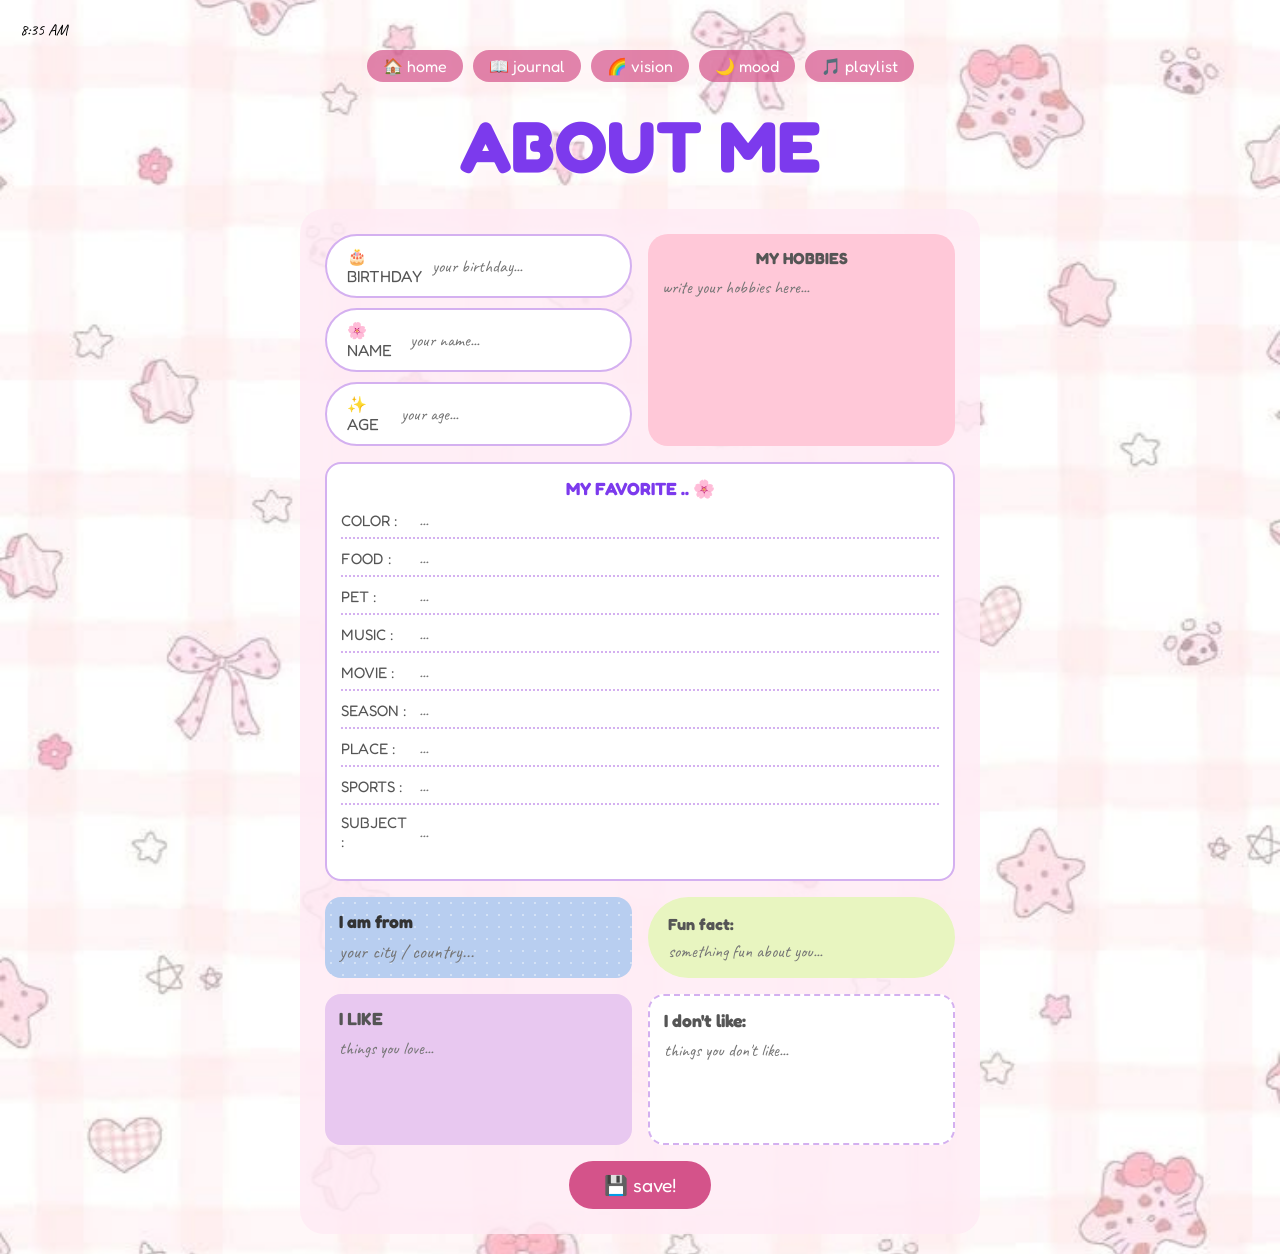
<file: about.html>
8:35 AM
<!DOCTYPE html> <html lang="en"> <head> <link href="https://fonts.googleapis.com/css2?family=Fredoka+One&family=Caveat:wght@400;700&display=swap" rel="stylesheet"/> <meta charset="UTF-8" /> <meta name="viewport" content="width=device-width, initial-scale=1.0"/> <title>about me ~ kiyomi journal</title> <style> * { margin: 0; padding: 0; box-sizing: border-box; }
body {
  background-image: url('aboutme.png.jpg');
  background-size: cover;
  background-position: center;
  min-height: 100vh;
  font-family: 'Caveat', cursive;
  padding: 20px;
  overflow-y: scroll;
}

nav {
  display: flex;
  justify-content: center;
  gap: 10px;
  padding: 10px;
  flex-wrap: wrap;
  margin-bottom: 10px;
}

nav a {
  font-family: 'Fredoka One', cursive;
  color: white;
  text-decoration: none;
  font-size: 1rem;
  background: rgba(212, 83, 138, 0.7);
  padding: 6px 16px;
  border-radius: 30px;
  transition: transform 0.2s;
}

nav a:hover { transform: scale(1.08); background: #d4538a; }

h1 {
  font-family: 'Fredoka One', cursive;
  font-size: 4.5rem;
  color: #7c3aed;
  text-align: center;
  margin-bottom: 20px;
  text-shadow: 3px 3px 0px rgba(255,255,255,0.5);
}

.page-wrap {
  background: rgba(255, 235, 245, 0.85);
  border-radius: 24px;
  max-width: 680px;
  margin: 0 auto;
  padding: 25px;
}

.top-row {
  display: grid;
  grid-template-columns: 1fr 1fr;
  gap: 16px;
  margin-bottom: 16px;
}

.basic-info { display: flex; flex-direction: column; gap: 10px; }

.pill-field {
  background: white;
  border: 2px solid #d4b0f0;
  border-radius: 50px;
  padding: 10px 20px;
  font-family: 'Fredoka One', cursive;
  font-size: 1rem;
  color: #555;
  display: flex;
  align-items: center;
  gap: 10px;
}

.pill-field input {
  border: none; outline: none;
  font-family: 'Caveat', cursive;
  font-size: 1.1rem; width: 100%;
  color: #333; background: transparent;
}

.hobbies-box { background: #ffc8d8; border-radius: 20px; padding: 14px; }
.hobbies-box h3 { font-family: 'Fredoka One', cursive; font-size: 1rem; color: #555; margin-bottom: 8px; text-align: center; }
.hobbies-box textarea { width: 100%; height: 100px; background: transparent; border: none; outline: none; font-family: 'Caveat', cursive; font-size: 1.1rem; resize: none; color: #333; }

.favorites-box { background: white; border: 2px solid #d4b0f0; border-radius: 16px; padding: 14px; margin-bottom: 16px; }
.favorites-box h3 { font-family: 'Fredoka One', cursive; font-size: 1.1rem; color: #7c3aed; text-align: center; margin-bottom: 10px; }

.fav-row { display: flex; align-items: center; gap: 8px; margin-bottom: 8px; border-bottom: 2px dotted #d4b0f0; padding-bottom: 6px; }
.fav-row label { font-family: 'Fredoka One', cursive; font-size: 0.95rem; color: #555; min-width: 70px; }
.fav-row input { border: none; outline: none; font-family: 'Caveat', cursive; font-size: 1.1rem; width: 100%; color: #333; background: transparent; }

.mid-row { display: grid; grid-template-columns: 1fr 1fr; gap: 16px; margin-bottom: 16px; }

.from-box { background: #b8cef0; border-radius: 16px; padding: 14px; background-image: radial-gradient(circle, rgba(255,255,255,0.4) 1px, transparent 1px); background-size: 12px 12px; }
.from-box h3 { font-family: 'Fredoka One', cursive; font-size: 1.1rem; color: #333; margin-bottom: 8px; }
.from-box input { border: none; outline: none; font-family: 'Caveat', cursive; font-size: 1.2rem; width: 100%; background: transparent; color: #333; }

.fact-box { background: #e8f5c0; border-radius: 50px; padding: 14px 20px; display: flex; flex-direction: column; justify-content: center; }
.fact-box h3 { font-family: 'Fredoka One', cursive; font-size: 1rem; color: #555; margin-bottom: 6px; }
.fact-box input { border: none; outline: none; font-family: 'Caveat', cursive; font-size: 1.1rem; width: 100%; background: transparent; color: #333; }

.bottom-row { display: grid; grid-template-columns: 1fr 1fr; gap: 16px; margin-bottom: 16px; }

.like-box { background: #e8c8f0; border-radius: 16px; padding: 14px; }
.like-box h3 { font-family: 'Fredoka One', cursive; font-size: 1.1rem; color: #555; margin-bottom: 8px; }
.like-box textarea { width: 100%; height: 90px; background: transparent; border: none; outline: none; font-family: 'Caveat', cursive; font-size: 1.1rem; resize: none; color: #333; }

.dislike-box { background: white; border: 2px dashed #d4b0f0; border-radius: 16px; padding: 14px; }
.dislike-box h3 { font-family: 'Fredoka One', cursive; font-size: 1.1rem; color: #555; margin-bottom: 8px; }
.dislike-box textarea { width: 100%; height: 90px; background: transparent; border: none; outline: none; font-family: 'Caveat', cursive; font-size: 1.1rem; resize: none; color: #333; }

.save-btn { display: block; margin: 0 auto; font-family: 'Fredoka One', cursive; font-size: 1.2rem; background: #d4538a; color: white; border: none; padding: 12px 35px; border-radius: 30px; cursor: pointer; transition: transform 0.2s; }
.save-btn:hover { transform: scale(1.08); }
</style> </head> <body> <nav> <a href="index.html">🏠 home</a> <a href="journal.html">📖 journal</a> <a href="vision.html">🌈 vision</a> <a href="mood.html">🌙 mood</a> <a href="playlist.html">🎵 playlist</a> </nav> <h1>ABOUT ME</h1> <div class="page-wrap"> <div class="top-row"> <div class="basic-info"> <div class="pill-field"><span>🎂 BIRTHDAY</span><input type="text" placeholder="your birthday..." id="birthday"/></div> <div class="pill-field"><span>🌸 NAME</span><input type="text" placeholder="your name..." id="name"/></div> <div class="pill-field"><span>✨ AGE</span><input type="text" placeholder="your age..." id="age"/></div> </div> <div class="hobbies-box"> <h3>MY HOBBIES</h3> <textarea placeholder="write your hobbies here..." id="hobbies"></textarea> </div> </div>
<div class="favorites-box">
  <h3>MY FAVORITE .. 🌸</h3>
  <div class="fav-row"><label>COLOR :</label><input type="text" placeholder="..." id="fav-color"/></div>
  <div class="fav-row"><label>FOOD :</label><input type="text" placeholder="..." id="fav-food"/></div>
  <div class="fav-row"><label>PET :</label><input type="text" placeholder="..." id="fav-pet"/></div>
  <div class="fav-row"><label>MUSIC :</label><input type="text" placeholder="..." id="fav-music"/></div>
  <div class="fav-row"><label>MOVIE :</label><input type="text" placeholder="..." id="fav-movie"/></div>
  <div class="fav-row"><label>SEASON :</label><input type="text" placeholder="..." id="fav-season"/></div>
  <div class="fav-row"><label>PLACE :</label><input type="text" placeholder="..." id="fav-place"/></div>
  <div class="fav-row"><label>SPORTS :</label><input type="text" placeholder="..." id="fav-sports"/></div>
  <div class="fav-row" style="border:none;"><label>SUBJECT :</label><input type="text" placeholder="..." id="fav-subject"/></div>
</div>

<div class="mid-row">
  <div class="from-box">
    <h3>I am from</h3>
    <input type="text" placeholder="your city / country..." id="from"/>
  </div>
  <div class="fact-box">
    <h3>Fun fact:</h3>
    <input type="text" placeholder="something fun about you..." id="funfact"/>
  </div>
</div>

<div class="bottom-row">
  <div class="like-box">
    <h3>I LIKE</h3>
    <textarea placeholder="things you love..." id="likes"></textarea>
  </div>
  <div class="dislike-box">
    <h3>I don't like:</h3>
    <textarea placeholder="things you don't like..." id="dislikes"></textarea>
  </div>
</div>

<button class="save-btn" onclick="saveAll()">💾 save!</button>
</div> <script> const fields = ['birthday','name','age','hobbies','fav-color','fav-food','fav-pet', 'fav-music','fav-movie','fav-season','fav-place','fav-sports','fav-subject', 'from','funfact','likes','dislikes']; function saveAll() { fields.forEach(id => { const el = document.getElementById(id); if (el) localStorage.setItem('about_' + id, el.value); }); alert('saved!! 💖'); } window.onload = () => { fields.forEach(id => { const el = document.getElementById(id); const saved = localStorage.getItem('about_' + id); if (el && saved) el.value = saved; }); } </script> </body> </html>
</file>
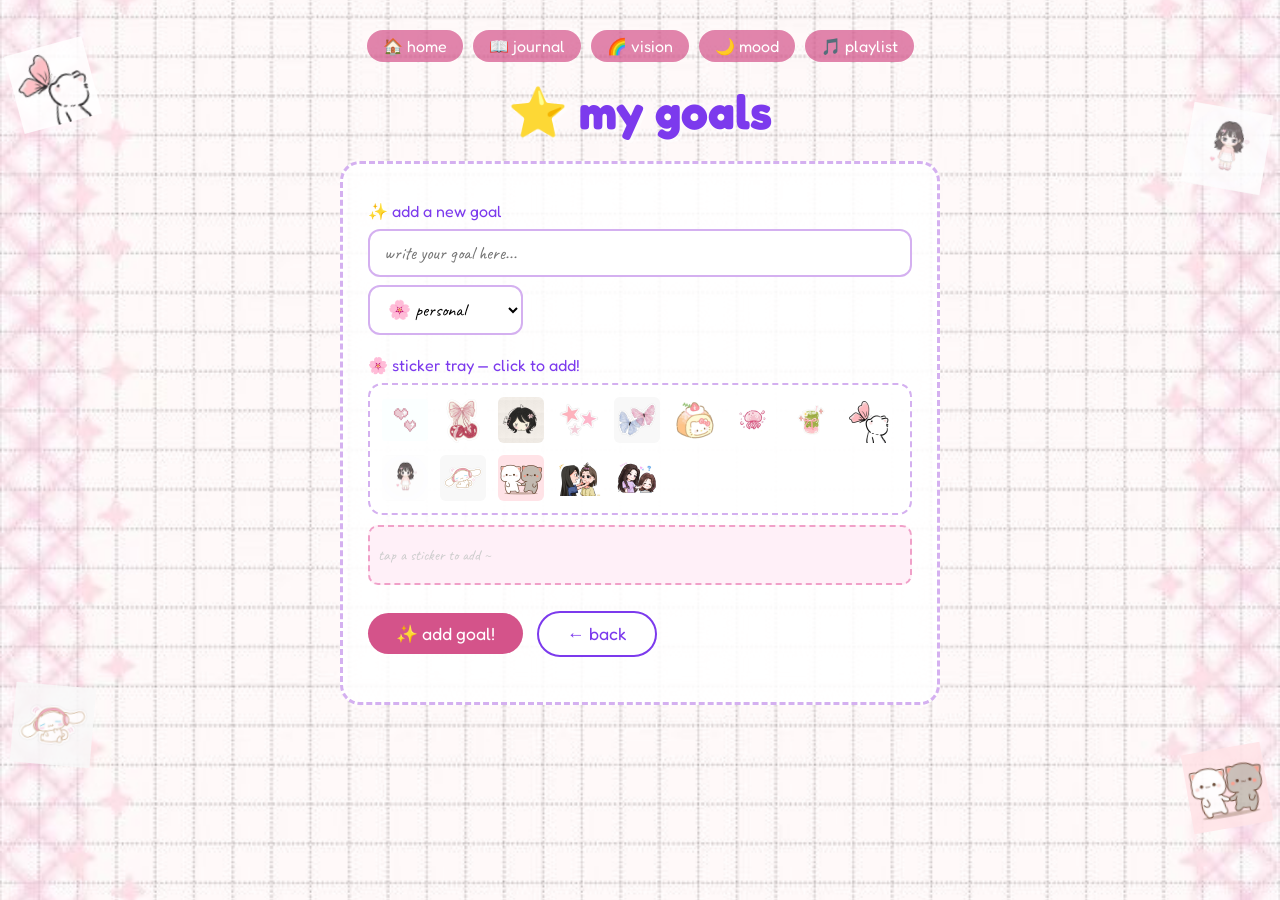
<file: journal-goals.html>
<!DOCTYPE html>
<html lang="en">
<head>
  <link href="https://fonts.googleapis.com/css2?family=Fredoka+One&family=Caveat:wght@400;700&display=swap" rel="stylesheet"/>
  <meta charset="UTF-8" />
  <meta name="viewport" content="width=device-width, initial-scale=1.0"/>
  <title>goals ~ kiyomi journal</title>
  <style>
    * { margin: 0; padding: 0; box-sizing: border-box; }
    body { background-image: url('journal3.png.jpg'); background-size: cover; background-position: center; min-height: 100vh; font-family: 'Caveat', cursive; padding: 20px; overflow-y: scroll; }
    nav { display: flex; justify-content: center; gap: 10px; padding: 10px; flex-wrap: wrap; margin-bottom: 10px; }
    nav a { font-family: 'Fredoka One', cursive; color: white; text-decoration: none; font-size: 1rem; background: rgba(212, 83, 138, 0.7); padding: 6px 16px; border-radius: 30px; transition: transform 0.2s; }
    nav a:hover { transform: scale(1.08); background: #d4538a; }
    h1 { font-family: 'Fredoka One', cursive; font-size: 3rem; color: #7c3aed; text-align: center; margin-bottom: 20px; text-shadow: 3px 3px 0px rgba(255,255,255,0.5); }
    .card { background: rgba(255,255,255,0.88); border: 3px dashed #d4b0f0; border-radius: 20px; max-width: 600px; margin: 0 auto; padding: 25px; }
    .card label { font-family: 'Fredoka One', cursive; font-size: 1rem; color: #7c3aed; display: block; margin-bottom: 8px; margin-top: 12px; }
    .goal-input { width: 100%; font-family: 'Caveat', cursive; font-size: 1.15rem; padding: 10px 14px; border: 2px solid #d4b0f0; border-radius: 12px; outline: none; margin-bottom: 8px; background: white; }
    .deco-sticker { position: fixed; width: 80px; pointer-events: none; opacity: 0.85; z-index: 0; }
    .sticker-tray { display: flex; flex-wrap: wrap; gap: 8px; background: rgba(255,255,255,0.7); border: 2px dashed #d4b0f0; border-radius: 14px; padding: 10px; margin-bottom: 10px; }
    .sticker-pick-img { width: 50px; height: 50px; object-fit: contain; cursor: pointer; border-radius: 8px; border: 2px solid transparent; transition: transform 0.15s; }
    .sticker-pick-img:hover { transform: scale(1.25); border-color: #d4538a; }
    .picked-stickers { min-height: 60px; background: #fff0f8; border-radius: 10px; padding: 8px; margin-bottom: 16px; border: 2px dashed #f0a0c8; display: flex; flex-wrap: wrap; gap: 6px; align-items: center; }
    .picked-stickers img { width: 45px; height: 45px; object-fit: contain; }
    .tray-hint { color: #ccc; font-size: 0.95rem; }
    .save-btn { font-family: 'Fredoka One', cursive; font-size: 1.1rem; background: #d4538a; color: white; border: none; padding: 10px 28px; border-radius: 30px; cursor: pointer; transition: transform 0.2s; margin-top: 10px; }
    .save-btn:hover { transform: scale(1.08); }
    .back-btn { font-family: 'Fredoka One', cursive; font-size: 1.1rem; background: white; color: #7c3aed; border: 2px solid #7c3aed; padding: 10px 28px; border-radius: 30px; cursor: pointer; transition: transform 0.2s; text-decoration: none; display: inline-block; margin-top: 10px; margin-left: 10px; }
    .goals-list { margin-top: 20px; }
    .goal-item { display: flex; align-items: center; gap: 10px; background: white; border: 2px solid #f0c0e0; border-radius: 12px; padding: 10px 14px; margin-bottom: 10px; }
    .goal-item input[type="checkbox"] { width: 20px; height: 20px; accent-color: #d4538a; cursor: pointer; }
    .goal-item span { font-size: 1.1rem; color: #555; flex: 1; }
    .goal-item span.done { text-decoration: line-through; color: #bbb; }
    .goal-item button { background: none; border: none; font-size: 1rem; cursor: pointer; color: #ccc; }
    .goal-item button:hover { color: #ff4455; }
  </style>
</head>
<body>

  <img src="sticker9.png.jpg" class="deco-sticker" style="top:5%;left:1%;transform:rotate(-15deg)"/>
  <img src="sticker10.png.jpg" class="deco-sticker" style="top:12%;right:1%;transform:rotate(10deg)"/>
  <img src="sticker11.png.jpg" class="deco-sticker" style="bottom:15%;left:1%;transform:rotate(5deg)"/>
  <img src="sticker12.png.jpg" class="deco-sticker" style="bottom:8%;right:1%;transform:rotate(-10deg)"/>

  <nav>
    <a href="index.html">🏠 home</a>
    <a href="journal.html">📖 journal</a>
    <a href="vision.html">🌈 vision</a>
    <a href="mood.html">🌙 mood</a>
    <a href="playlist.html">🎵 playlist</a>
  </nav>

  <h1>⭐ my goals</h1>

  <div class="card">
    <label>✨ add a new goal</label>
    <input class="goal-input" type="text" id="goalInput" placeholder="write your goal here..." />
    <select class="goal-input" id="goalCategory" style="width:auto;">
      <option>🌸 personal</option>
      <option>📚 study</option>
      <option>💪 health</option>
      <option>💰 money</option>
      <option>🎨 creative</option>
      <option>💖 relationships</option>
    </select>

    <label>🌸 sticker tray — click to add!</label>
    <div class="sticker-tray">
      <img src="sticker1.png.jpg" class="sticker-pick-img" onclick="addSticker('sticker1.png.jpg')"/>
      <img src="sticker2.png.jpg" class="sticker-pick-img" onclick="addSticker('sticker2.png.jpg')"/>
      <img src="sticker3.png.jpg" class="sticker-pick-img" onclick="addSticker('sticker3.png.jpg')"/>
      <img src="sticker4.png.jpg" class="sticker-pick-img" onclick="addSticker('sticker4.png.jpg')"/>
      <img src="sticker5.png.jpg" class="sticker-pick-img" onclick="addSticker('sticker5.png.jpg')"/>
      <img src="sticker6.png.jpg" class="sticker-pick-img" onclick="addSticker('sticker6.png.jpg')"/>
      <img src="sticker7.png.jpg" class="sticker-pick-img" onclick="addSticker('sticker7.png.jpg')"/>
      <img src="sticker8.png.jpg" class="sticker-pick-img" onclick="addSticker('sticker8.png.jpg')"/>
      <img src="sticker9.png.jpg" class="sticker-pick-img" onclick="addSticker('sticker9.png.jpg')"/>
      <img src="sticker10.png.jpg" class="sticker-pick-img" onclick="addSticker('sticker10.png.jpg')"/>
      <img src="sticker11.png.jpg" class="sticker-pick-img" onclick="addSticker('sticker11.png.jpg')"/>
      <img src="sticker12.png.jpg" class="sticker-pick-img" onclick="addSticker('sticker12.png.jpg')"/>
      <img src="sticker13.png.jpg" class="sticker-pick-img" onclick="addSticker('sticker13.png.jpg')"/>
      <img src="sticker14.png.jpg" class="sticker-pick-img" onclick="addSticker('sticker14.png.jpg')"/>
    </div>
    <div class="picked-stickers" id="pickedStickers">
      <span class="tray-hint">tap a sticker to add ~</span>
    </div>

    <button class="save-btn" onclick="addGoal()">✨ add goal!</button>
    <a href="journal.html" class="back-btn">← back</a>
    <div class="goals-list" id="goalsList"></div>
  </div>

  <script>
    let stickers = [];

    function addSticker(src) {
      stickers.push(src);
      const tray = document.getElementById('pickedStickers');
      const hint = tray.querySelector('.tray-hint');
      if (hint) hint.remove();
      const img = document.createElement('img');
      img.src = src;
      tray.appendChild(img);
    }

    function addGoal() {
      const text = document.getElementById('goalInput').value.trim();
      const category = document.getElementById('goalCategory').value;
      if (!text) { alert('write a goal first! 🌸'); return; }
      const goals = JSON.parse(localStorage.getItem('goals') || '[]');
      goals.unshift({ text, category, done: false, id: Date.now(), stickers: [...stickers] });
      localStorage.setItem('goals', JSON.stringify(goals));
      document.getElementById('goalInput').value = '';
      stickers = [];
      document.getElementById('pickedStickers').innerHTML = '<span class="tray-hint">tap a sticker to add ~</span>';
      loadGoals();
    }

    function toggleGoal(id) {
      const goals = JSON.parse(localStorage.getItem('goals') || '[]');
      const g = goals.find(g => g.id === id);
      if (g) g.done = !g.done;
      localStorage.setItem('goals', JSON.stringify(goals));
      loadGoals();
    }

    function deleteGoal(id) {
      let goals = JSON.parse(localStorage.getItem('goals') || '[]');
      goals = goals.filter(g => g.id !== id);
      localStorage.setItem('goals', JSON.stringify(goals));
      loadGoals();
    }

    function loadGoals() {
      const goals = JSON.parse(localStorage.getItem('goals') || '[]');
      document.getElementById('goalsList').innerHTML = goals.map(g => `
        <div class="goal-item">
          <input type="checkbox" ${g.done ? 'checked' : ''} onchange="toggleGoal(${g.id})"/>
          <span class="${g.done ? 'done' : ''}">${g.category} ${g.text}</span>
          <button onclick="deleteGoal(${g.id})">✕</button>
        </div>
      `).join('');
    }

    loadGoals();
  </script>
</body>
</html>
</file>
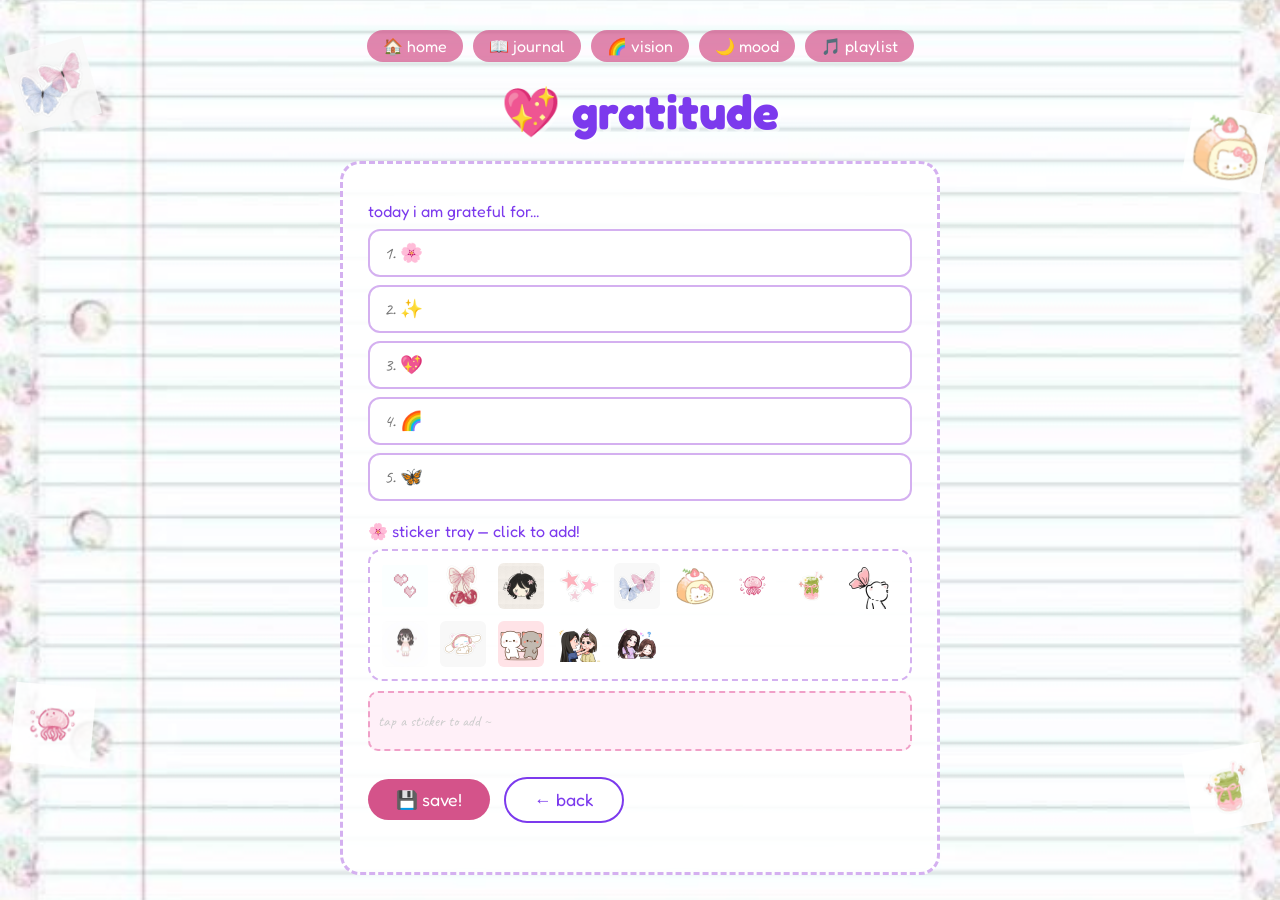
<file: journal-gratitude.html>
<!DOCTYPE html>
<html lang="en">
<head>
  <link href="https://fonts.googleapis.com/css2?family=Fredoka+One&family=Caveat:wght@400;700&display=swap" rel="stylesheet"/>
  <meta charset="UTF-8" />
  <meta name="viewport" content="width=device-width, initial-scale=1.0"/>
  <title>gratitude ~ kiyomi journal</title>
  <style>
    * { margin: 0; padding: 0; box-sizing: border-box; }
    body { background-image: url('journal2.png.jpg'); background-size: cover; background-position: center; min-height: 100vh; font-family: 'Caveat', cursive; padding: 20px; overflow-y: scroll; }
    nav { display: flex; justify-content: center; gap: 10px; padding: 10px; flex-wrap: wrap; margin-bottom: 10px; }
    nav a { font-family: 'Fredoka One', cursive; color: white; text-decoration: none; font-size: 1rem; background: rgba(212, 83, 138, 0.7); padding: 6px 16px; border-radius: 30px; transition: transform 0.2s; }
    nav a:hover { transform: scale(1.08); background: #d4538a; }
    h1 { font-family: 'Fredoka One', cursive; font-size: 3rem; color: #7c3aed; text-align: center; margin-bottom: 20px; text-shadow: 3px 3px 0px rgba(255,255,255,0.5); }
    .card { background: rgba(255,255,255,0.88); border: 3px dashed #d4b0f0; border-radius: 20px; max-width: 600px; margin: 0 auto; padding: 25px; }
    .card label { font-family: 'Fredoka One', cursive; font-size: 1rem; color: #7c3aed; display: block; margin-bottom: 8px; margin-top: 12px; }
    .grat-input { width: 100%; font-family: 'Caveat', cursive; font-size: 1.15rem; padding: 10px 14px; border: 2px solid #d4b0f0; border-radius: 12px; outline: none; margin-bottom: 8px; background: white; }
    .deco-sticker { position: fixed; width: 80px; pointer-events: none; opacity: 0.85; z-index: 0; }
    .sticker-tray { display: flex; flex-wrap: wrap; gap: 8px; background: rgba(255,255,255,0.7); border: 2px dashed #d4b0f0; border-radius: 14px; padding: 10px; margin-bottom: 10px; }
    .sticker-pick-img { width: 50px; height: 50px; object-fit: contain; cursor: pointer; border-radius: 8px; border: 2px solid transparent; transition: transform 0.15s; }
    .sticker-pick-img:hover { transform: scale(1.25); border-color: #d4538a; }
    .picked-stickers { min-height: 60px; background: #fff0f8; border-radius: 10px; padding: 8px; margin-bottom: 16px; border: 2px dashed #f0a0c8; display: flex; flex-wrap: wrap; gap: 6px; align-items: center; }
    .picked-stickers img { width: 45px; height: 45px; object-fit: contain; }
    .tray-hint { color: #ccc; font-size: 0.95rem; }
    .save-btn { font-family: 'Fredoka One', cursive; font-size: 1.1rem; background: #d4538a; color: white; border: none; padding: 10px 28px; border-radius: 30px; cursor: pointer; transition: transform 0.2s; margin-top: 10px; }
    .save-btn:hover { transform: scale(1.08); }
    .back-btn { font-family: 'Fredoka One', cursive; font-size: 1.1rem; background: white; color: #7c3aed; border: 2px solid #7c3aed; padding: 10px 28px; border-radius: 30px; cursor: pointer; transition: transform 0.2s; text-decoration: none; display: inline-block; margin-top: 10px; margin-left: 10px; }
    .entries { margin-top: 24px; }
    .entry-card { background: white; border: 2px solid #f0c0e0; border-radius: 14px; padding: 14px; margin-bottom: 12px; }
    .entry-card .entry-date { font-family: 'Fredoka One', cursive; color: #d4538a; font-size: 0.95rem; margin-bottom: 8px; }
    .grat-item { font-size: 1.05rem; color: #555; padding: 4px 0; border-bottom: 1px dotted #f0c0e0; }
    .entry-stickers img { width: 35px; height: 35px; object-fit: contain; }
  </style>
</head>
<body>

  <img src="sticker5.png.jpg" class="deco-sticker" style="top:5%;left:1%;transform:rotate(-15deg)"/>
  <img src="sticker6.png.jpg" class="deco-sticker" style="top:12%;right:1%;transform:rotate(10deg)"/>
  <img src="sticker7.png.jpg" class="deco-sticker" style="bottom:15%;left:1%;transform:rotate(5deg)"/>
  <img src="sticker8.png.jpg" class="deco-sticker" style="bottom:8%;right:1%;transform:rotate(-10deg)"/>

  <nav>
    <a href="index.html">🏠 home</a>
    <a href="journal.html">📖 journal</a>
    <a href="vision.html">🌈 vision</a>
    <a href="mood.html">🌙 mood</a>
    <a href="playlist.html">🎵 playlist</a>
  </nav>

  <h1>💖 gratitude</h1>

  <div class="card">
    <label>today i am grateful for...</label>
    <input class="grat-input" type="text" id="g1" placeholder="1. 🌸" />
    <input class="grat-input" type="text" id="g2" placeholder="2. ✨" />
    <input class="grat-input" type="text" id="g3" placeholder="3. 💖" />
    <input class="grat-input" type="text" id="g4" placeholder="4. 🌈" />
    <input class="grat-input" type="text" id="g5" placeholder="5. 🦋" />

    <label>🌸 sticker tray — click to add!</label>
    <div class="sticker-tray">
      <img src="sticker1.png.jpg" class="sticker-pick-img" onclick="addSticker('sticker1.png.jpg')"/>
      <img src="sticker2.png.jpg" class="sticker-pick-img" onclick="addSticker('sticker2.png.jpg')"/>
      <img src="sticker3.png.jpg" class="sticker-pick-img" onclick="addSticker('sticker3.png.jpg')"/>
      <img src="sticker4.png.jpg" class="sticker-pick-img" onclick="addSticker('sticker4.png.jpg')"/>
      <img src="sticker5.png.jpg" class="sticker-pick-img" onclick="addSticker('sticker5.png.jpg')"/>
      <img src="sticker6.png.jpg" class="sticker-pick-img" onclick="addSticker('sticker6.png.jpg')"/>
      <img src="sticker7.png.jpg" class="sticker-pick-img" onclick="addSticker('sticker7.png.jpg')"/>
      <img src="sticker8.png.jpg" class="sticker-pick-img" onclick="addSticker('sticker8.png.jpg')"/>
      <img src="sticker9.png.jpg" class="sticker-pick-img" onclick="addSticker('sticker9.png.jpg')"/>
      <img src="sticker10.png.jpg" class="sticker-pick-img" onclick="addSticker('sticker10.png.jpg')"/>
      <img src="sticker11.png.jpg" class="sticker-pick-img" onclick="addSticker('sticker11.png.jpg')"/>
      <img src="sticker12.png.jpg" class="sticker-pick-img" onclick="addSticker('sticker12.png.jpg')"/>
      <img src="sticker13.png.jpg" class="sticker-pick-img" onclick="addSticker('sticker13.png.jpg')"/>
      <img src="sticker14.png.jpg" class="sticker-pick-img" onclick="addSticker('sticker14.png.jpg')"/>
    </div>
    <div class="picked-stickers" id="pickedStickers">
      <span class="tray-hint">tap a sticker to add ~</span>
    </div>

    <button class="save-btn" onclick="saveGratitude()">💾 save!</button>
    <a href="journal.html" class="back-btn">← back</a>
    <div class="entries" id="gratList"></div>
  </div>

  <script>
    let stickers = [];

    function addSticker(src) {
      stickers.push(src);
      const tray = document.getElementById('pickedStickers');
      const hint = tray.querySelector('.tray-hint');
      if (hint) hint.remove();
      const img = document.createElement('img');
      img.src = src;
      tray.appendChild(img);
    }

    function saveGratitude() {
      const items = [1,2,3,4,5].map(i => document.getElementById('g'+i).value).filter(v => v.trim());
      if (!items.length) { alert('write something first! 🌸'); return; }
      const entries = JSON.parse(localStorage.getItem('gratitude_entries') || '[]');
      entries.unshift({ date: new Date().toISOString().split('T')[0], items, stickers: [...stickers] });
      localStorage.setItem('gratitude_entries', JSON.stringify(entries));
      [1,2,3,4,5].forEach(i => document.getElementById('g'+i).value = '');
      stickers = [];
      document.getElementById('pickedStickers').innerHTML = '<span class="tray-hint">tap a sticker to add ~</span>';
      loadGratitude();
      alert('saved!! 💖');
    }

    function loadGratitude() {
      const entries = JSON.parse(localStorage.getItem('gratitude_entries') || '[]');
      document.getElementById('gratList').innerHTML = entries.map(e => `
        <div class="entry-card">
          <div class="entry-date">💖 ${e.date}</div>
          ${e.items.map(item => `<div class="grat-item">✦ ${item}</div>`).join('')}
          <div class="entry-stickers">${e.stickers ? e.stickers.map(s => `<img src="${s}"/>`).join('') : ''}</div>
        </div>
      `).join('');
    }

    loadGratitude();
  </script>
</body>
</html>
</file>
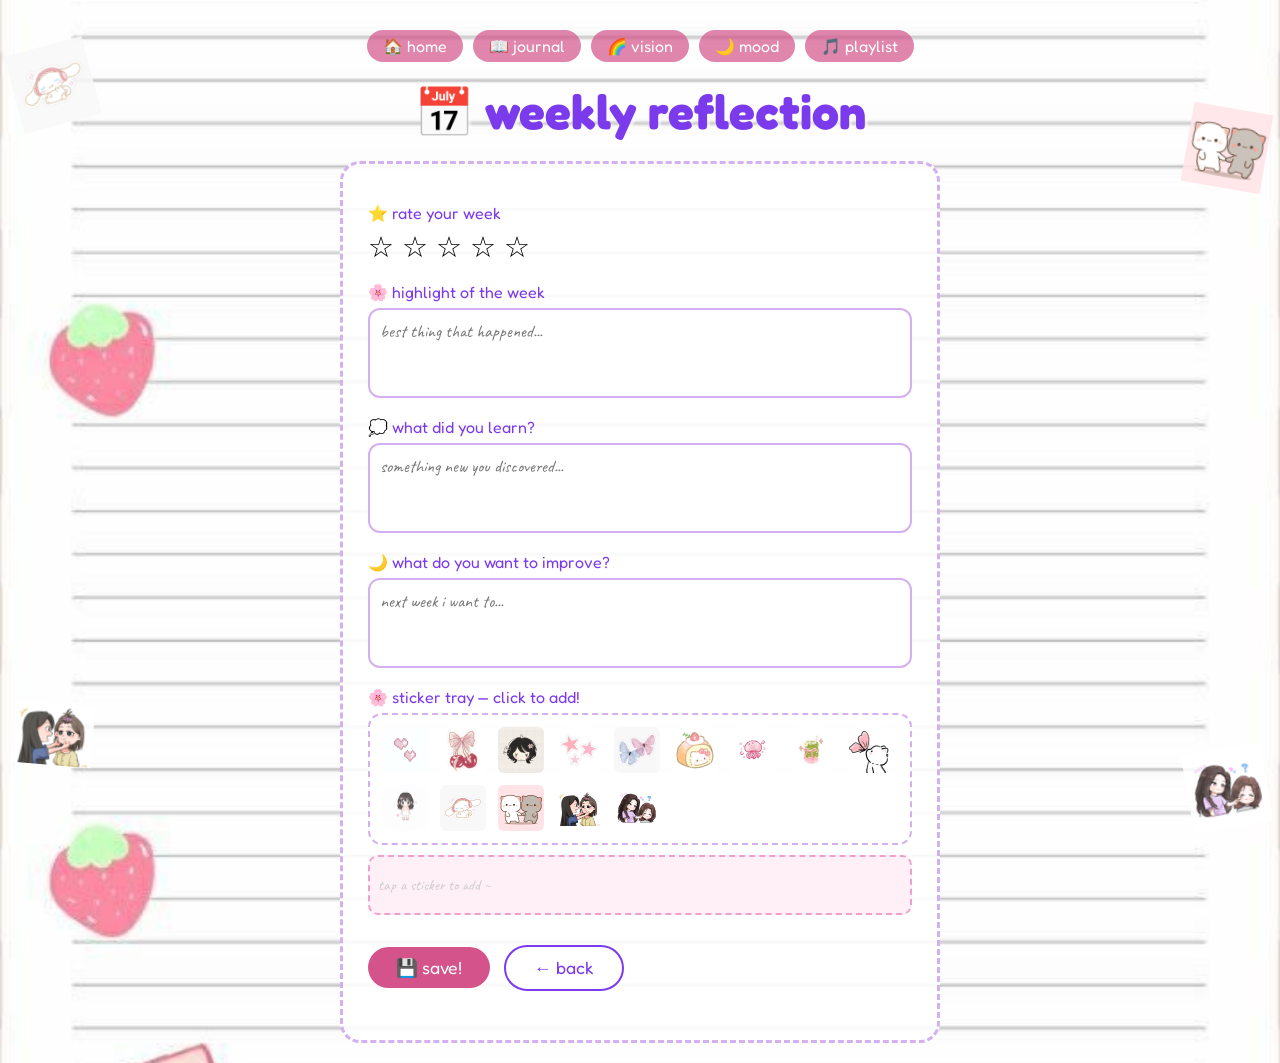
<file: journal-weekly.html>
<!DOCTYPE html>
<html lang="en">
<head>
  <link href="https://fonts.googleapis.com/css2?family=Fredoka+One&family=Caveat:wght@400;700&display=swap" rel="stylesheet"/>
  <meta charset="UTF-8" />
  <meta name="viewport" content="width=device-width, initial-scale=1.0"/>
  <title>weekly ~ kiyomi journal</title>
  <style>
    * { margin: 0; padding: 0; box-sizing: border-box; }
    body { background-image: url('journal4.png.jpg'); background-size: cover; background-position: center; min-height: 100vh; font-family: 'Caveat', cursive; padding: 20px; overflow-y: scroll; }
    nav { display: flex; justify-content: center; gap: 10px; padding: 10px; flex-wrap: wrap; margin-bottom: 10px; }
    nav a { font-family: 'Fredoka One', cursive; color: white; text-decoration: none; font-size: 1rem; background: rgba(212, 83, 138, 0.7); padding: 6px 16px; border-radius: 30px; transition: transform 0.2s; }
    nav a:hover { transform: scale(1.08); background: #d4538a; }
    h1 { font-family: 'Fredoka One', cursive; font-size: 3rem; color: #7c3aed; text-align: center; margin-bottom: 20px; text-shadow: 3px 3px 0px rgba(255,255,255,0.5); }
    .card { background: rgba(255,255,255,0.88); border: 3px dashed #d4b0f0; border-radius: 20px; max-width: 600px; margin: 0 auto; padding: 25px; }
    .card label { font-family: 'Fredoka One', cursive; font-size: 1rem; color: #7c3aed; display: block; margin-bottom: 6px; margin-top: 14px; }
    .card textarea { width: 100%; font-family: 'Caveat', cursive; font-size: 1.1rem; padding: 10px; border: 2px solid #d4b0f0; border-radius: 12px; resize: none; outline: none; background: white; }
    .rating { display: flex; gap: 8px; margin-bottom: 16px; }
    .rating span { font-size: 1.8rem; cursor: pointer; transition: transform 0.15s; }
    .rating span:hover { transform: scale(1.3); }
    .deco-sticker { position: fixed; width: 80px; pointer-events: none; opacity: 0.85; z-index: 0; }
    .sticker-tray { display: flex; flex-wrap: wrap; gap: 8px; background: rgba(255,255,255,0.7); border: 2px dashed #d4b0f0; border-radius: 14px; padding: 10px; margin-bottom: 10px; }
    .sticker-pick-img { width: 50px; height: 50px; object-fit: contain; cursor: pointer; border-radius: 8px; border: 2px solid transparent; transition: transform 0.15s; }
    .sticker-pick-img:hover { transform: scale(1.25); border-color: #d4538a; }
    .picked-stickers { min-height: 60px; background: #fff0f8; border-radius: 10px; padding: 8px; margin-bottom: 16px; border: 2px dashed #f0a0c8; display: flex; flex-wrap: wrap; gap: 6px; align-items: center; }
    .picked-stickers img { width: 45px; height: 45px; object-fit: contain; }
    .tray-hint { color: #ccc; font-size: 0.95rem; }
    .save-btn { font-family: 'Fredoka One', cursive; font-size: 1.1rem; background: #d4538a; color: white; border: none; padding: 10px 28px; border-radius: 30px; cursor: pointer; transition: transform 0.2s; margin-top: 14px; }
    .save-btn:hover { transform: scale(1.08); }
    .back-btn { font-family: 'Fredoka One', cursive; font-size: 1.1rem; background: white; color: #7c3aed; border: 2px solid #7c3aed; padding: 10px 28px; border-radius: 30px; cursor: pointer; transition: transform 0.2s; text-decoration: none; display: inline-block; margin-top: 14px; margin-left: 10px; }
    .entries { margin-top: 24px; }
    .entry-card { background: white; border: 2px solid #f0c0e0; border-radius: 14px; padding: 14px; margin-bottom: 12px; }
    .entry-card h3 { font-family: 'Fredoka One', cursive; color: #d4538a; margin-bottom: 8px; }
    .entry-card p { font-size: 1.05rem; color: #555; margin-bottom: 4px; }
    .entry-stickers img { width: 35px; height: 35px; object-fit: contain; }
  </style>
</head>
<body>

  <img src="sticker11.png.jpg" class="deco-sticker" style="top:5%;left:1%;transform:rotate(-15deg)"/>
  <img src="sticker12.png.jpg" class="deco-sticker" style="top:12%;right:1%;transform:rotate(10deg)"/>
  <img src="sticker13.png.jpg" class="deco-sticker" style="bottom:15%;left:1%;transform:rotate(5deg)"/>
  <img src="sticker14.png.jpg" class="deco-sticker" style="bottom:8%;right:1%;transform:rotate(-10deg)"/>

  <nav>
    <a href="index.html">🏠 home</a>
    <a href="journal.html">📖 journal</a>
    <a href="vision.html">🌈 vision</a>
    <a href="mood.html">🌙 mood</a>
    <a href="playlist.html">🎵 playlist</a>
  </nav>

  <h1>📅 weekly reflection</h1>

  <div class="card">
    <label>⭐ rate your week</label>
    <div class="rating" id="rating">
      <span onclick="setRating(1)">☆</span>
      <span onclick="setRating(2)">☆</span>
      <span onclick="setRating(3)">☆</span>
      <span onclick="setRating(4)">☆</span>
      <span onclick="setRating(5)">☆</span>
    </div>

    <label>🌸 highlight of the week</label>
    <textarea id="highlight" rows="3" placeholder="best thing that happened..."></textarea>

    <label>💭 what did you learn?</label>
    <textarea id="learned" rows="3" placeholder="something new you discovered..."></textarea>

    <label>🌙 what do you want to improve?</label>
    <textarea id="improve" rows="3" placeholder="next week i want to..."></textarea>

    <label>🌸 sticker tray — click to add!</label>
    <div class="sticker-tray">
      <img src="sticker1.png.jpg" class="sticker-pick-img" onclick="addSticker('sticker1.png.jpg')"/>
      <img src="sticker2.png.jpg" class="sticker-pick-img" onclick="addSticker('sticker2.png.jpg')"/>
      <img src="sticker3.png.jpg" class="sticker-pick-img" onclick="addSticker('sticker3.png.jpg')"/>
      <img src="sticker4.png.jpg" class="sticker-pick-img" onclick="addSticker('sticker4.png.jpg')"/>
      <img src="sticker5.png.jpg" class="sticker-pick-img" onclick="addSticker('sticker5.png.jpg')"/>
      <img src="sticker6.png.jpg" class="sticker-pick-img" onclick="addSticker('sticker6.png.jpg')"/>
      <img src="sticker7.png.jpg" class="sticker-pick-img" onclick="addSticker('sticker7.png.jpg')"/>
      <img src="sticker8.png.jpg" class="sticker-pick-img" onclick="addSticker('sticker8.png.jpg')"/>
      <img src="sticker9.png.jpg" class="sticker-pick-img" onclick="addSticker('sticker9.png.jpg')"/>
      <img src="sticker10.png.jpg" class="sticker-pick-img" onclick="addSticker('sticker10.png.jpg')"/>
      <img src="sticker11.png.jpg" class="sticker-pick-img" onclick="addSticker('sticker11.png.jpg')"/>
      <img src="sticker12.png.jpg" class="sticker-pick-img" onclick="addSticker('sticker12.png.jpg')"/>
      <img src="sticker13.png.jpg" class="sticker-pick-img" onclick="addSticker('sticker13.png.jpg')"/>
      <img src="sticker14.png.jpg" class="sticker-pick-img" onclick="addSticker('sticker14.png.jpg')"/>
    </div>
    <div class="picked-stickers" id="pickedStickers">
      <span class="tray-hint">tap a sticker to add ~</span>
    </div>

    <button class="save-btn" onclick="saveWeekly()">💾 save!</button>
    <a href="journal.html" class="back-btn">← back</a>

    <div class="entries" id="weeklyList"></div>
  </div>

  <script>
    let selectedRating = 0;
    let stickers = [];

    function setRating(n) {
      selectedRating = n;
      document.querySelectorAll('.rating span').forEach((s, i) => {
        s.textContent = i < n ? '⭐' : '☆';
      });
    }

    function addSticker(src) {
      stickers.push(src);
      const tray = document.getElementById('pickedStickers');
      const hint = tray.querySelector('.tray-hint');
      if (hint) hint.remove();
      const img = document.createElement('img');
      img.src = src;
      tray.appendChild(img);
    }

    function saveWeekly() {
      const highlight = document.getElementById('highlight').value;
      const learned = document.getElementById('learned').value;
      const improve = document.getElementById('improve').value;
      if (!highlight && !learned && !improve) { alert('fill in something first! 🌸'); return; }
      const entries = JSON.parse(localStorage.getItem('weekly_entries') || '[]');
      entries.unshift({ date: new Date().toISOString().split('T')[0], rating: selectedRating, highlight, learned, improve, stickers: [...stickers] });
      localStorage.setItem('weekly_entries', JSON.stringify(entries));
      document.getElementById('highlight').value = '';
      document.getElementById('learned').value = '';
      document.getElementById('improve').value = '';
      selectedRating = 0;
      stickers = [];
      document.getElementById('pickedStickers').innerHTML = '<span class="tray-hint">tap a sticker to add ~</span>';
      document.querySelectorAll('.rating span').forEach(s => s.textContent = '☆');
      loadWeekly();
      alert('saved!! 💖');
    }

    function loadWeekly() {
      const entries = JSON.parse(localStorage.getItem('weekly_entries') || '[]');
      document.getElementById('weeklyList').innerHTML = entries.map(e => `
        <div class="entry-card">
          <h3>${'⭐'.repeat(e.rating)}${'☆'.repeat(5-e.rating)} · ${e.date}</h3>
          ${e.highlight ? `<p>🌸 ${e.highlight}</p>` : ''}
          ${e.learned ? `<p>💭 ${e.learned}</p>` : ''}
          ${e.improve ? `<p>🌙 ${e.improve}</p>` : ''}
          <div class="entry-stickers">${e.stickers ? e.stickers.map(s => `<img src="${s}"/>`).join('') : ''}</div>
        </div>
      `).join('');
    }

    loadWeekly();
  </script>
</body>
</html>
</file>
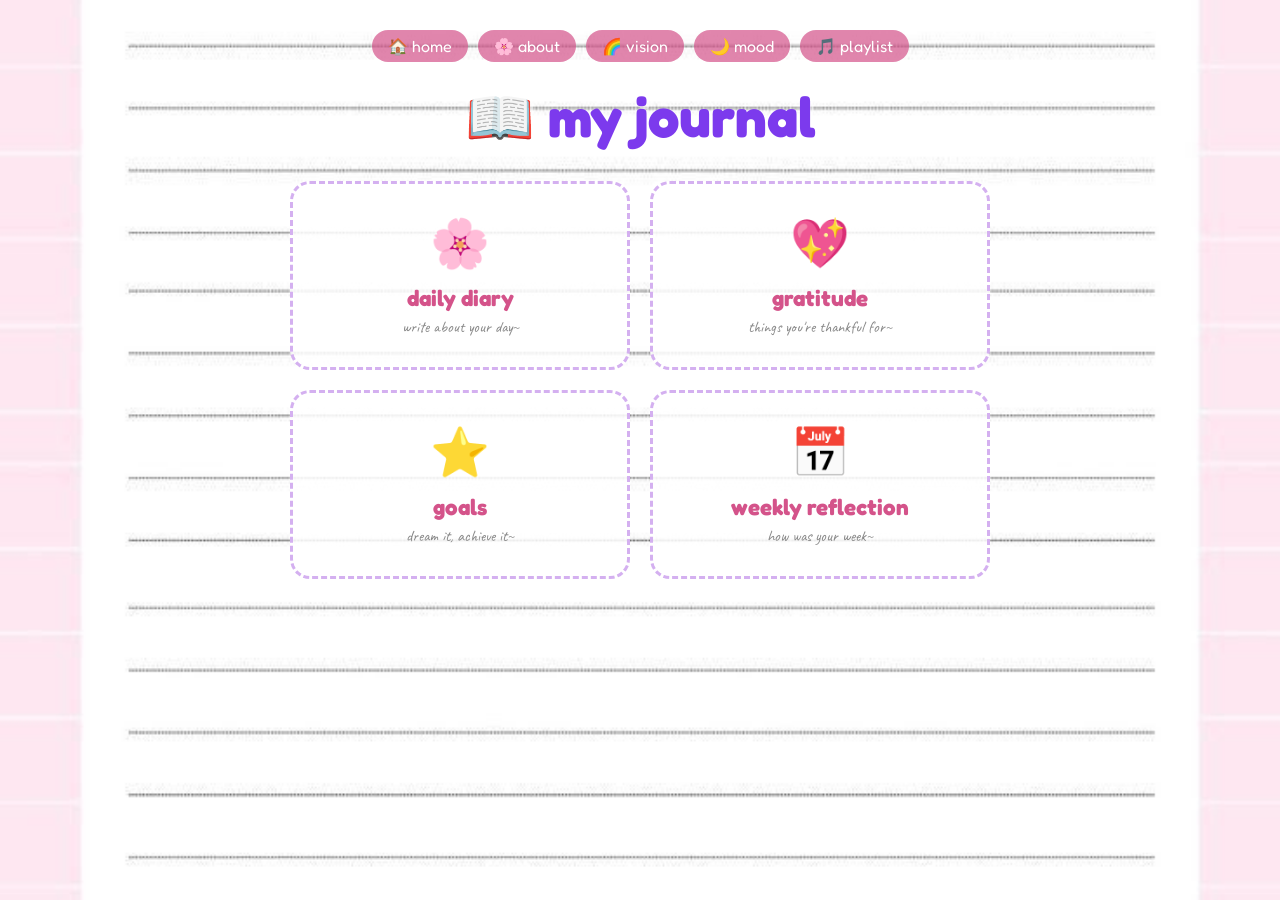
<file: journal.html>
<!DOCTYPE html>
<html lang="en">
<head>
  <link href="https://fonts.googleapis.com/css2?family=Fredoka+One&family=Caveat:wght@400;700&display=swap" rel="stylesheet"/>
  <meta charset="UTF-8" />
  <meta name="viewport" content="width=device-width, initial-scale=1.0"/>
  <title>journal ~ kiyomi journal</title>
  <style>
    * { margin: 0; padding: 0; box-sizing: border-box; }

    body {
      background-image: url('journal5.png.jpg');
      background-size: cover;
      background-position: center;
      min-height: 100vh;
      font-family: 'Caveat', cursive;
      padding: 20px;
      overflow-y: scroll;
    }

    nav {
      display: flex;
      justify-content: center;
      gap: 10px;
      padding: 10px;
      flex-wrap: wrap;
      margin-bottom: 10px;
    }

    nav a {
      font-family: 'Fredoka One', cursive;
      color: white;
      text-decoration: none;
      font-size: 1rem;
      background: rgba(212, 83, 138, 0.7);
      padding: 6px 16px;
      border-radius: 30px;
      transition: transform 0.2s;
    }

    nav a:hover { transform: scale(1.08); background: #d4538a; }

    h1 {
      font-family: 'Fredoka One', cursive;
      font-size: 3.5rem;
      color: #7c3aed;
      text-align: center;
      margin-bottom: 30px;
      text-shadow: 3px 3px 0px rgba(255,255,255,0.5);
    }

    .journal-grid {
      display: grid;
      grid-template-columns: 1fr 1fr;
      gap: 20px;
      max-width: 700px;
      margin: 0 auto;
    }

    .journal-card {
      background: rgba(255,255,255,0.85);
      border: 3px dashed #d4b0f0;
      border-radius: 20px;
      padding: 30px 20px;
      text-align: center;
      cursor: pointer;
      text-decoration: none;
      transition: transform 0.2s;
      display: block;
    }

    .journal-card:hover { transform: translateY(-5px) scale(1.03); border-color: #d4538a; }

    .journal-card .icon { font-size: 3rem; margin-bottom: 10px; }

    .journal-card h2 {
      font-family: 'Fredoka One', cursive;
      font-size: 1.4rem;
      color: #d4538a;
      margin-bottom: 6px;
    }

    .journal-card p {
      font-size: 1rem;
      color: #888;
    }
  </style>
</head>
<body>

  <nav>
    <a href="index.html">🏠 home</a>
    <a href="about.html">🌸 about</a>
    <a href="vision.html">🌈 vision</a>
    <a href="mood.html">🌙 mood</a>
    <a href="playlist.html">🎵 playlist</a>
  </nav>

  <h1>📖 my journal</h1>

  <div class="journal-grid">
    <a href="journal-daily.html" class="journal-card">
      <div class="icon">🌸</div>
      <h2>daily diary</h2>
      <p>write about your day~</p>
    </a>
    <a href="journal-gratitude.html" class="journal-card">
      <div class="icon">💖</div>
      <h2>gratitude</h2>
      <p>things you're thankful for~</p>
    </a>
    <a href="journal-goals.html" class="journal-card">
      <div class="icon">⭐</div>
      <h2>goals</h2>
      <p>dream it, achieve it~</p>
    </a>
    <a href="journal-weekly.html" class="journal-card">
      <div class="icon">📅</div>
      <h2>weekly reflection</h2>
      <p>how was your week~</p>
    </a>
  </div>

</body>
</html>
</file>
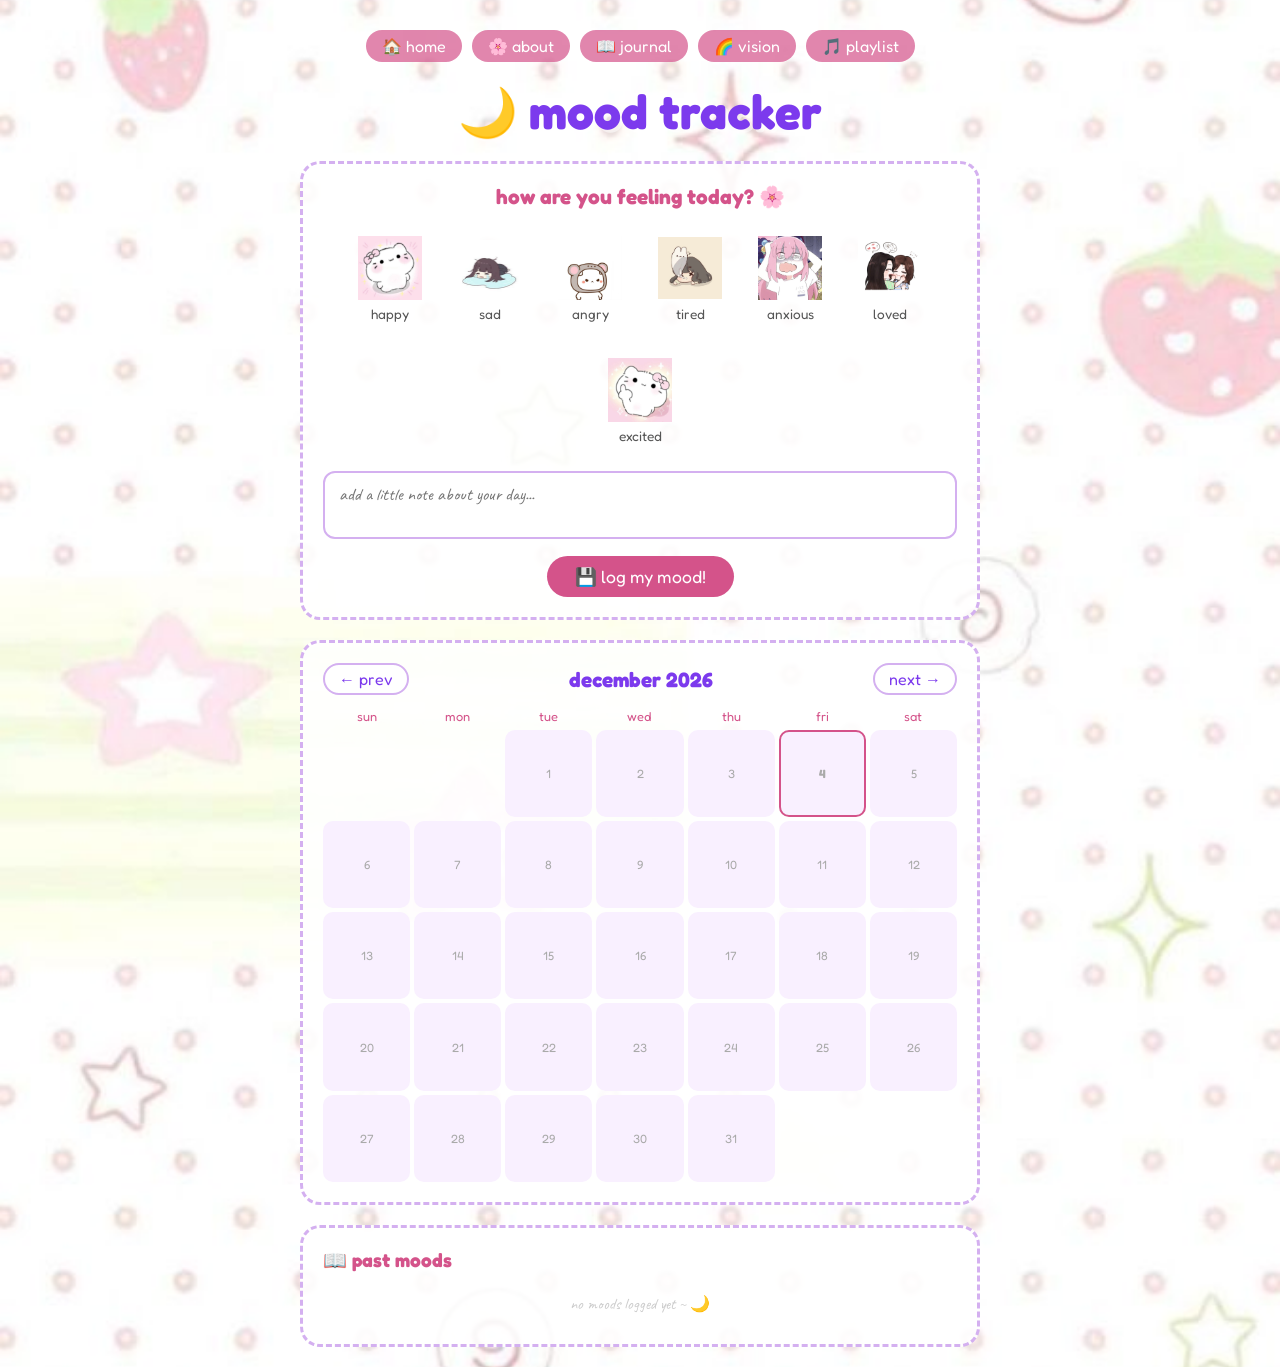
<file: mood.html>
<!DOCTYPE html>
<html lang="en">
<head>
  <link href="https://fonts.googleapis.com/css2?family=Fredoka+One&family=Caveat:wght@400;700&display=swap" rel="stylesheet"/>
  <meta charset="UTF-8" />
  <meta name="viewport" content="width=device-width, initial-scale=1.0"/>
  <title>mood tracker ~ kiyomi journal</title>
  <style>
    * { margin: 0; padding: 0; box-sizing: border-box; }

    body {
      background-image: url('bg.jpg.jpg');
      background-size: cover;
      background-position: center;
      min-height: 100vh;
      font-family: 'Caveat', cursive;
      padding: 20px;
      overflow-y: scroll;
    }

    nav {
      display: flex;
      justify-content: center;
      gap: 10px;
      padding: 10px;
      flex-wrap: wrap;
      margin-bottom: 10px;
    }

    nav a {
      font-family: 'Fredoka One', cursive;
      color: white;
      text-decoration: none;
      font-size: 1rem;
      background: rgba(212, 83, 138, 0.7);
      padding: 6px 16px;
      border-radius: 30px;
      transition: transform 0.2s;
    }

    nav a:hover { transform: scale(1.08); background: #d4538a; }

    h1 {
      font-family: 'Fredoka One', cursive;
      font-size: 3rem;
      color: #7c3aed;
      text-align: center;
      margin-bottom: 20px;
      text-shadow: 3px 3px 0px rgba(255,255,255,0.5);
    }

    .wrap {
      max-width: 680px;
      margin: 0 auto;
      display: flex;
      flex-direction: column;
      gap: 20px;
    }

    /* mood picker */
    .mood-picker {
      background: rgba(255,255,255,0.88);
      border: 3px dashed #d4b0f0;
      border-radius: 20px;
      padding: 20px;
      text-align: center;
    }

    .mood-picker h2 {
      font-family: 'Fredoka One', cursive;
      font-size: 1.3rem;
      color: #d4538a;
      margin-bottom: 16px;
    }

    .moods-row {
      display: flex;
      flex-wrap: wrap;
      justify-content: center;
      gap: 14px;
      margin-bottom: 16px;
    }

    .mood-btn {
      display: flex;
      flex-direction: column;
      align-items: center;
      gap: 6px;
      cursor: pointer;
      padding: 8px;
      border-radius: 14px;
      border: 3px solid transparent;
      transition: transform 0.15s, border-color 0.15s;
      background: none;
    }

    .mood-btn:hover { transform: scale(1.1); }
    .mood-btn.selected { border-color: #d4538a; background: #fff0f8; transform: scale(1.1); }

    .mood-btn img {
      width: 64px;
      height: 64px;
      object-fit: contain;
    }

    .mood-btn span {
      font-family: 'Fredoka One', cursive;
      font-size: 0.85rem;
      color: #555;
    }

    .note-input {
      width: 100%;
      font-family: 'Caveat', cursive;
      font-size: 1.1rem;
      padding: 10px 14px;
      border: 2px solid #d4b0f0;
      border-radius: 12px;
      outline: none;
      margin-bottom: 12px;
      background: white;
      resize: none;
    }

    .save-btn {
      font-family: 'Fredoka One', cursive;
      font-size: 1.1rem;
      background: #d4538a;
      color: white;
      border: none;
      padding: 10px 28px;
      border-radius: 30px;
      cursor: pointer;
      transition: transform 0.2s;
    }

    .save-btn:hover { transform: scale(1.08); }

    /* calendar */
    .calendar-wrap {
      background: rgba(255,255,255,0.88);
      border: 3px dashed #d4b0f0;
      border-radius: 20px;
      padding: 20px;
    }

    .cal-header {
      display: flex;
      justify-content: space-between;
      align-items: center;
      margin-bottom: 14px;
    }

    .cal-header h2 {
      font-family: 'Fredoka One', cursive;
      font-size: 1.3rem;
      color: #7c3aed;
    }

    .cal-nav {
      font-family: 'Fredoka One', cursive;
      font-size: 1rem;
      background: white;
      border: 2px solid #d4b0f0;
      color: #7c3aed;
      padding: 4px 14px;
      border-radius: 20px;
      cursor: pointer;
      transition: transform 0.15s;
    }

    .cal-nav:hover { transform: scale(1.08); background: #f0e8ff; }

    .cal-days-header {
      display: grid;
      grid-template-columns: repeat(7, 1fr);
      gap: 4px;
      margin-bottom: 6px;
    }

    .cal-days-header span {
      font-family: 'Fredoka One', cursive;
      font-size: 0.8rem;
      color: #d4538a;
      text-align: center;
    }

    .cal-grid {
      display: grid;
      grid-template-columns: repeat(7, 1fr);
      gap: 4px;
    }

    .cal-day {
      aspect-ratio: 1;
      border-radius: 10px;
      display: flex;
      flex-direction: column;
      align-items: center;
      justify-content: center;
      font-size: 0.8rem;
      color: #888;
      background: #f9f0ff;
      position: relative;
      cursor: default;
    }

    .cal-day.today {
      border: 2px solid #d4538a;
      color: #d4538a;
      font-weight: bold;
    }

    .cal-day.empty { background: transparent; }

    .cal-day img {
      width: 32px;
      height: 32px;
      object-fit: contain;
    }

    .cal-day .day-num {
      font-family: 'Fredoka One', cursive;
      font-size: 0.75rem;
      color: #aaa;
    }

    /* past moods list */
    .past-wrap {
      background: rgba(255,255,255,0.88);
      border: 3px dashed #d4b0f0;
      border-radius: 20px;
      padding: 20px;
    }

    .past-wrap h2 {
      font-family: 'Fredoka One', cursive;
      font-size: 1.2rem;
      color: #d4538a;
      margin-bottom: 12px;
    }

    .past-entry {
      display: flex;
      align-items: center;
      gap: 12px;
      background: white;
      border: 2px solid #f0c0e0;
      border-radius: 12px;
      padding: 10px 14px;
      margin-bottom: 10px;
    }

    .past-entry img { width: 40px; height: 40px; object-fit: contain; }

    .past-entry .past-info { flex: 1; }
    .past-entry .past-date { font-family: 'Fredoka One', cursive; font-size: 0.85rem; color: #d4538a; }
    .past-entry .past-mood-name { font-family: 'Fredoka One', cursive; font-size: 1rem; color: #7c3aed; }
    .past-entry .past-note { font-size: 1rem; color: #555; }

    .empty-msg { text-align: center; color: #ccc; font-size: 1rem; padding: 10px; }
  </style>
</head>
<body>

  <nav>
    <a href="index.html">🏠 home</a>
    <a href="about.html">🌸 about</a>
    <a href="journal.html">📖 journal</a>
    <a href="vision.html">🌈 vision</a>
    <a href="playlist.html">🎵 playlist</a>
  </nav>

  <h1>🌙 mood tracker</h1>

  <div class="wrap">

    <!-- mood picker -->
    <div class="mood-picker">
      <h2>how are you feeling today? 🌸</h2>
      <div class="moods-row">
        <button class="mood-btn" onclick="selectMood('happy','happy.png.jpg')">
          <img src="happy.png.jpg" /><span>happy</span>
        </button>
        <button class="mood-btn" onclick="selectMood('sad','sad.png.jpg')">
          <img src="sad.png.jpg" /><span>sad</span>
        </button>
        <button class="mood-btn" onclick="selectMood('angry','angry.png.jpg')">
          <img src="angry.png.jpg" /><span>angry</span>
        </button>
        <button class="mood-btn" onclick="selectMood('tired','tired.png.jpg')">
          <img src="tired.png.jpg" /><span>tired</span>
        </button>
        <button class="mood-btn" onclick="selectMood('anxious','anxious.png.jpg')">
          <img src="anxious.png.jpg" /><span>anxious</span>
        </button>
        <button class="mood-btn" onclick="selectMood('loved','loved.png.jpg')">
          <img src="loved.png.jpg" /><span>loved</span>
        </button>
        <button class="mood-btn" onclick="selectMood('excited','excited.png.jpg')">
          <img src="excited.png.jpg" /><span>excited</span>
        </button>
      </div>

      <textarea class="note-input" id="moodNote" rows="2" placeholder="add a little note about your day..."></textarea>
      <button class="save-btn" onclick="saveMood()">💾 log my mood!</button>
    </div>

    <!-- calendar -->
    <div class="calendar-wrap">
      <div class="cal-header">
        <button class="cal-nav" onclick="changeMonth(-1)">← prev</button>
        <h2 id="calTitle"></h2>
        <button class="cal-nav" onclick="changeMonth(1)">next →</button>
      </div>
      <div class="cal-days-header">
        <span>sun</span><span>mon</span><span>tue</span><span>wed</span>
        <span>thu</span><span>fri</span><span>sat</span>
      </div>
      <div class="cal-grid" id="calGrid"></div>
    </div>

    <!-- past moods -->
    <div class="past-wrap">
      <h2>📖 past moods</h2>
      <div id="pastList"></div>
    </div>

  </div>

  <script>
    let selectedMoodName = '';
    let selectedMoodImg = '';
    let currentDate = new Date();

    function selectMood(name, img) {
      selectedMoodName = name;
      selectedMoodImg = img;
      document.querySelectorAll('.mood-btn').forEach(b => b.classList.remove('selected'));
      event.currentTarget.classList.add('selected');
    }

    function saveMood() {
      if (!selectedMoodName) { alert('pick a mood first! 🌸'); return; }
      const note = document.getElementById('moodNote').value;
      const entry = {
        date: new Date().toISOString().split('T')[0],
        mood: selectedMoodName,
        img: selectedMoodImg,
        note
      };
      const entries = JSON.parse(localStorage.getItem('mood_entries') || '[]');
      // replace if same date exists
      const idx = entries.findIndex(e => e.date === entry.date);
      if (idx > -1) entries[idx] = entry;
      else entries.unshift(entry);
      localStorage.setItem('mood_entries', JSON.stringify(entries));
      document.getElementById('moodNote').value = '';
      selectedMoodName = '';
      selectedMoodImg = '';
      document.querySelectorAll('.mood-btn').forEach(b => b.classList.remove('selected'));
      renderCalendar();
      renderPast();
      alert('mood logged!! 💖');
    }

    function changeMonth(dir) {
      currentDate.setMonth(currentDate.getMonth() + dir);
      renderCalendar();
    }

    function renderCalendar() {
      const entries = JSON.parse(localStorage.getItem('mood_entries') || '[]');
      const year = currentDate.getFullYear();
      const month = currentDate.getMonth();
      const months = ['january','february','march','april','may','june','july','august','september','october','november','december'];
      document.getElementById('calTitle').textContent = `${months[month]} ${year}`;

      const firstDay = new Date(year, month, 1).getDay();
      const daysInMonth = new Date(year, month + 1, 0).getDate();
      const today = new Date().toISOString().split('T')[0];

      const grid = document.getElementById('calGrid');
      grid.innerHTML = '';

      // empty cells
      for (let i = 0; i < firstDay; i++) {
        const empty = document.createElement('div');
        empty.className = 'cal-day empty';
        grid.appendChild(empty);
      }

      for (let d = 1; d <= daysInMonth; d++) {
        const dateStr = `${year}-${String(month+1).padStart(2,'0')}-${String(d).padStart(2,'0')}`;
        const entry = entries.find(e => e.date === dateStr);
        const cell = document.createElement('div');
        cell.className = 'cal-day' + (dateStr === today ? ' today' : '');

        if (entry) {
          cell.innerHTML = `<img src="${entry.img}" title="${entry.mood}${entry.note ? ': '+entry.note : ''}"/><span class="day-num">${d}</span>`;
        } else {
          cell.innerHTML = `<span class="day-num">${d}</span>`;
        }

        grid.appendChild(cell);
      }
    }

    function renderPast() {
      const entries = JSON.parse(localStorage.getItem('mood_entries') || '[]');
      const list = document.getElementById('pastList');
      if (!entries.length) {
        list.innerHTML = '<div class="empty-msg">no moods logged yet ~ 🌙</div>';
        return;
      }
      list.innerHTML = entries.slice(0, 10).map(e => `
        <div class="past-entry">
          <img src="${e.img}" />
          <div class="past-info">
            <div class="past-date">${e.date}</div>
            <div class="past-mood-name">${e.mood}</div>
            ${e.note ? `<div class="past-note">${e.note}</div>` : ''}
          </div>
        </div>
      `).join('');
    }

    renderCalendar();
    renderPast();
  </script>

</body>
</html>
</file>
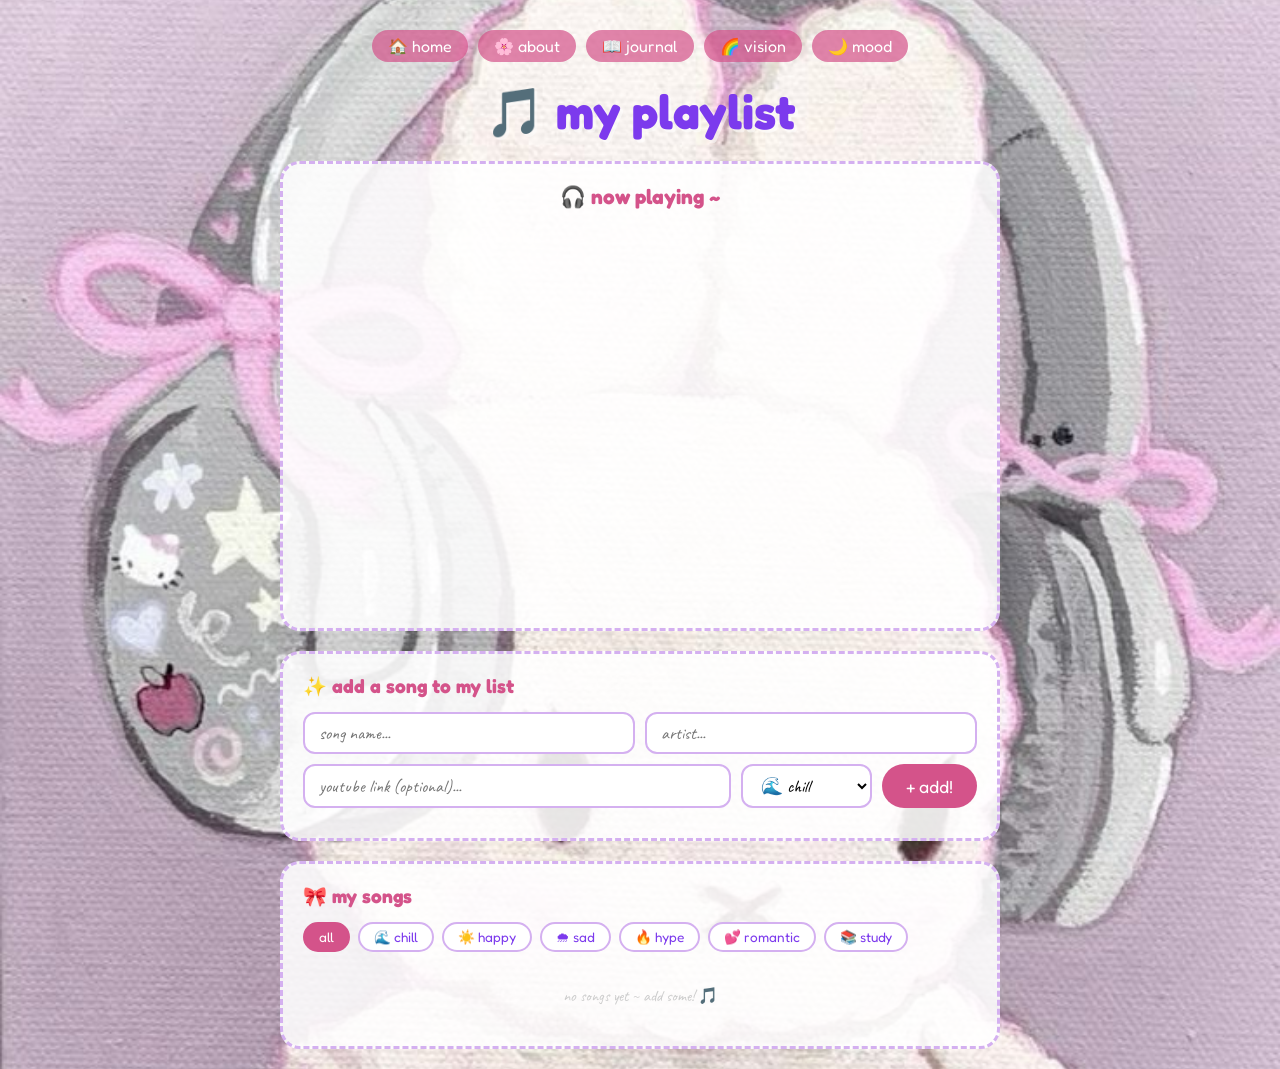
<file: playlist.html>
<!DOCTYPE html>
<html lang="en">
<head>
  <link href="https://fonts.googleapis.com/css2?family=Fredoka+One&family=Caveat:wght@400;700&display=swap" rel="stylesheet"/>
  <meta charset="UTF-8" />
  <meta name="viewport" content="width=device-width, initial-scale=1.0"/>
  <title>playlist ~ kiyomi journal</title>
  <style>
    * { margin: 0; padding: 0; box-sizing: border-box; }

    body {
      background-image: url('player.png.jpg');
      background-size: cover;
      background-position: center;
      min-height: 100vh;
      font-family: 'Caveat', cursive;
      padding: 20px;
      overflow-y: scroll;
    }

    nav {
      display: flex;
      justify-content: center;
      gap: 10px;
      padding: 10px;
      flex-wrap: wrap;
      margin-bottom: 10px;
    }

    nav a {
      font-family: 'Fredoka One', cursive;
      color: white;
      text-decoration: none;
      font-size: 1rem;
      background: rgba(212, 83, 138, 0.7);
      padding: 6px 16px;
      border-radius: 30px;
      transition: transform 0.2s;
    }

    nav a:hover { transform: scale(1.08); background: #d4538a; }

    h1 {
      font-family: 'Fredoka One', cursive;
      font-size: 3rem;
      color: #7c3aed;
      text-align: center;
      margin-bottom: 20px;
      text-shadow: 3px 3px 0px rgba(255,255,255,0.5);
    }

    .wrap {
      max-width: 720px;
      margin: 0 auto;
      display: flex;
      flex-direction: column;
      gap: 20px;
    }

    /* spotify embed */
    .spotify-wrap {
      background: rgba(255,255,255,0.88);
      border: 3px dashed #d4b0f0;
      border-radius: 20px;
      padding: 20px;
      text-align: center;
    }

    .spotify-wrap h2 {
      font-family: 'Fredoka One', cursive;
      font-size: 1.3rem;
      color: #d4538a;
      margin-bottom: 14px;
    }

    .spotify-wrap iframe {
      border-radius: 16px;
      width: 100%;
      border: none;
    }

    /* add song form */
    .add-song-wrap {
      background: rgba(255,255,255,0.88);
      border: 3px dashed #d4b0f0;
      border-radius: 20px;
      padding: 20px;
    }

    .add-song-wrap h2 {
      font-family: 'Fredoka One', cursive;
      font-size: 1.2rem;
      color: #d4538a;
      margin-bottom: 14px;
    }

    .form-row {
      display: flex;
      flex-wrap: wrap;
      gap: 10px;
      margin-bottom: 10px;
    }

    .song-input {
      font-family: 'Caveat', cursive;
      font-size: 1.1rem;
      padding: 8px 14px;
      border: 2px solid #d4b0f0;
      border-radius: 12px;
      outline: none;
      background: white;
      flex: 1;
      min-width: 140px;
    }

    .mood-tag-select {
      font-family: 'Caveat', cursive;
      font-size: 1.1rem;
      padding: 8px 14px;
      border: 2px solid #d4b0f0;
      border-radius: 12px;
      outline: none;
      background: white;
      cursor: pointer;
    }

    .add-btn {
      font-family: 'Fredoka One', cursive;
      font-size: 1.1rem;
      background: #d4538a;
      color: white;
      border: none;
      padding: 10px 24px;
      border-radius: 30px;
      cursor: pointer;
      transition: transform 0.2s;
    }

    .add-btn:hover { transform: scale(1.08); }

    /* song cards */
    .songs-wrap {
      background: rgba(255,255,255,0.88);
      border: 3px dashed #d4b0f0;
      border-radius: 20px;
      padding: 20px;
    }

    .songs-wrap h2 {
      font-family: 'Fredoka One', cursive;
      font-size: 1.2rem;
      color: #d4538a;
      margin-bottom: 14px;
    }

    .songs-grid {
      display: flex;
      flex-wrap: wrap;
      gap: 14px;
    }

    .song-card {
      background: white;
      border: 2px solid #f0c0e0;
      border-radius: 16px;
      padding: 14px;
      width: 180px;
      display: flex;
      flex-direction: column;
      gap: 8px;
      position: relative;
      transition: transform 0.2s;
    }

    .song-card:hover { transform: translateY(-4px); }

    .song-card .album-art {
      width: 100%;
      height: 120px;
      object-fit: cover;
      border-radius: 10px;
      background: linear-gradient(135deg, #ffd6e8, #e8d6ff);
      display: flex;
      align-items: center;
      justify-content: center;
      font-size: 2.5rem;
    }

    .song-card .song-name {
      font-family: 'Fredoka One', cursive;
      font-size: 0.95rem;
      color: #333;
      line-height: 1.2;
    }

    .song-card .song-artist {
      font-size: 0.9rem;
      color: #888;
    }

    .mood-tag {
      display: inline-block;
      font-family: 'Fredoka One', cursive;
      font-size: 0.75rem;
      padding: 3px 10px;
      border-radius: 20px;
      width: fit-content;
    }

    .mood-tag.chill { background: #d6eeff; color: #3b9eff; }
    .mood-tag.happy { background: #fff0a0; color: #b38600; }
    .mood-tag.sad { background: #e8d6ff; color: #7c3aed; }
    .mood-tag.hype { background: #ffd6e8; color: #d4538a; }
    .mood-tag.romantic { background: #ffd6f0; color: #c026d3; }
    .mood-tag.study { background: #d6ffec; color: #059669; }

    .song-card .yt-link {
      font-family: 'Fredoka One', cursive;
      font-size: 0.8rem;
      color: #d4538a;
      text-decoration: none;
      text-align: center;
    }

    .song-card .yt-link:hover { text-decoration: underline; }

    .song-card .delete-song {
      position: absolute;
      top: 6px;
      right: 6px;
      background: #ff6b8a;
      color: white;
      border: none;
      border-radius: 50%;
      width: 20px;
      height: 20px;
      font-size: 0.7rem;
      cursor: pointer;
      display: none;
      align-items: center;
      justify-content: center;
    }

    .song-card:hover .delete-song { display: flex; }

    .empty-msg {
      text-align: center;
      color: #ccc;
      font-size: 1rem;
      padding: 20px;
      width: 100%;
    }

    .filter-row {
      display: flex;
      flex-wrap: wrap;
      gap: 8px;
      margin-bottom: 14px;
    }

    .filter-btn {
      font-family: 'Fredoka One', cursive;
      font-size: 0.85rem;
      padding: 5px 14px;
      border-radius: 20px;
      border: 2px solid #d4b0f0;
      background: white;
      color: #7c3aed;
      cursor: pointer;
      transition: all 0.15s;
    }

    .filter-btn.active, .filter-btn:hover {
      background: #d4538a;
      color: white;
      border-color: #d4538a;
    }
  </style>
</head>
<body>

  <nav>
    <a href="index.html">🏠 home</a>
    <a href="about.html">🌸 about</a>
    <a href="journal.html">📖 journal</a>
    <a href="vision.html">🌈 vision</a>
    <a href="mood.html">🌙 mood</a>
  </nav>

  <h1>🎵 my playlist</h1>

  <div class="wrap">

    <!-- spotify embed -->
    <div class="spotify-wrap">
      <h2>🎧 now playing ~</h2>
      <iframe
        src="https://open.spotify.com/embed/playlist/5r93FS7n8WDvVAzELWVwyx"
        height="380"
        allow="autoplay; clipboard-write; encrypted-media; fullscreen; picture-in-picture"
        loading="lazy">
      </iframe>
    </div>

    <!-- add song -->
    <div class="add-song-wrap">
      <h2>✨ add a song to my list</h2>
      <div class="form-row">
        <input class="song-input" type="text" id="songName" placeholder="song name..." />
        <input class="song-input" type="text" id="songArtist" placeholder="artist..." />
      </div>
      <div class="form-row">
        <input class="song-input" type="text" id="songYt" placeholder="youtube link (optional)..." />
        <select class="mood-tag-select" id="songMood">
          <option value="chill">🌊 chill</option>
          <option value="happy">☀️ happy</option>
          <option value="sad">🌧 sad</option>
          <option value="hype">🔥 hype</option>
          <option value="romantic">💕 romantic</option>
          <option value="study">📚 study</option>
        </select>
        <button class="add-btn" onclick="addSong()">+ add!</button>
      </div>
    </div>

    <!-- songs grid -->
    <div class="songs-wrap">
      <h2>🎀 my songs</h2>
      <div class="filter-row">
        <button class="filter-btn active" onclick="filterSongs('all', this)">all</button>
        <button class="filter-btn" onclick="filterSongs('chill', this)">🌊 chill</button>
        <button class="filter-btn" onclick="filterSongs('happy', this)">☀️ happy</button>
        <button class="filter-btn" onclick="filterSongs('sad', this)">🌧 sad</button>
        <button class="filter-btn" onclick="filterSongs('hype', this)">🔥 hype</button>
        <button class="filter-btn" onclick="filterSongs('romantic', this)">💕 romantic</button>
        <button class="filter-btn" onclick="filterSongs('study', this)">📚 study</button>
      </div>
      <div class="songs-grid" id="songsGrid"></div>
    </div>

  </div>

  <script>
    const moodEmojis = { chill: '🌊', happy: '☀️', sad: '🌧', hype: '🔥', romantic: '💕', study: '📚' };
    const moodLabels = { chill: 'chill', happy: 'happy', sad: 'sad', hype: 'hype', romantic: 'romantic', study: 'study' };
    let currentFilter = 'all';

    function addSong() {
      const name = document.getElementById('songName').value.trim();
      const artist = document.getElementById('songArtist').value.trim();
      const yt = document.getElementById('songYt').value.trim();
      const mood = document.getElementById('songMood').value;
      if (!name) { alert('add a song name first! 🌸'); return; }
      const songs = JSON.parse(localStorage.getItem('playlist_songs') || '[]');
      songs.unshift({ id: Date.now(), name, artist, yt, mood });
      localStorage.setItem('playlist_songs', JSON.stringify(songs));
      document.getElementById('songName').value = '';
      document.getElementById('songArtist').value = '';
      document.getElementById('songYt').value = '';
      renderSongs();
    }

    function deleteSong(id) {
      let songs = JSON.parse(localStorage.getItem('playlist_songs') || '[]');
      songs = songs.filter(s => s.id !== id);
      localStorage.setItem('playlist_songs', JSON.stringify(songs));
      renderSongs();
    }

    function filterSongs(mood, btn) {
      currentFilter = mood;
      document.querySelectorAll('.filter-btn').forEach(b => b.classList.remove('active'));
      btn.classList.add('active');
      renderSongs();
    }

    function renderSongs() {
      let songs = JSON.parse(localStorage.getItem('playlist_songs') || '[]');
      if (currentFilter !== 'all') songs = songs.filter(s => s.mood === currentFilter);
      const grid = document.getElementById('songsGrid');
      if (!songs.length) {
        grid.innerHTML = '<div class="empty-msg">no songs yet ~ add some! 🎵</div>';
        return;
      }
      grid.innerHTML = songs.map(s => `
        <div class="song-card">
          <button class="delete-song" onclick="deleteSong(${s.id})">✕</button>
          <div class="album-art">${moodEmojis[s.mood]}</div>
          <div class="song-name">${s.name}</div>
          ${s.artist ? `<div class="song-artist">~ ${s.artist}</div>` : ''}
          <span class="mood-tag ${s.mood}">${moodEmojis[s.mood]} ${moodLabels[s.mood]}</span>
          ${s.yt ? `<a class="yt-link" href="${s.yt}" target="_blank">▶ watch on youtube</a>` : ''}
        </div>
      `).join('');
    }

    renderSongs();
  </script>

</body>
</html>
</file>
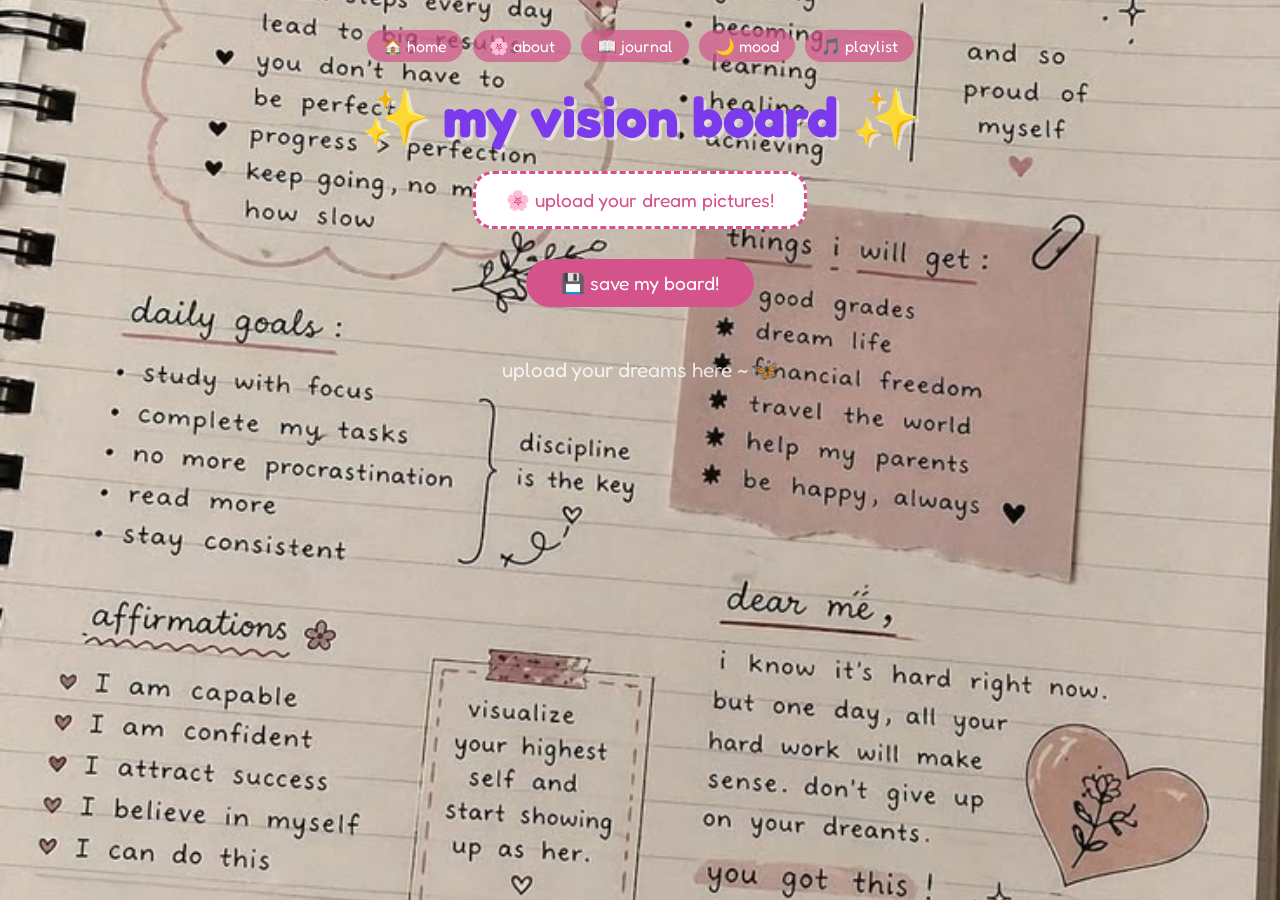
<file: vision.html>
<!DOCTYPE html>
<html lang="en">
<head>
  <link href="https://fonts.googleapis.com/css2?family=Fredoka+One&family=Caveat:wght@400;700&display=swap" rel="stylesheet"/>
  <meta charset="UTF-8" />
  <meta name="viewport" content="width=device-width, initial-scale=1.0"/>
  <title>vision board ~ kiyomi journal</title>
  <style>
    * { margin: 0; padding: 0; box-sizing: border-box; }

    body {
      background-image: url('visionboard.png.jpg');
      background-size: cover;
      background-position: center;
      min-height: 100vh;
      font-family: 'Caveat', cursive;
      padding: 20px;
      overflow-y: scroll;
    }

    nav {
      display: flex;
      justify-content: center;
      gap: 10px;
      padding: 10px;
      flex-wrap: wrap;
      margin-bottom: 10px;
    }

    nav a {
      font-family: 'Fredoka One', cursive;
      color: white;
      text-decoration: none;
      font-size: 1rem;
      background: rgba(212, 83, 138, 0.7);
      padding: 6px 16px;
      border-radius: 30px;
      transition: transform 0.2s;
    }

    nav a:hover { transform: scale(1.08); background: #d4538a; }

    h1 {
      font-family: 'Fredoka One', cursive;
      font-size: 3.5rem;
      color: #7c3aed;
      text-align: center;
      margin-bottom: 20px;
      text-shadow: 3px 3px 0px rgba(255,255,255,0.5);
    }

    .upload-area {
      display: flex;
      justify-content: center;
      margin-bottom: 30px;
    }

    .upload-label {
      font-family: 'Fredoka One', cursive;
      font-size: 1.2rem;
      background: white;
      color: #d4538a;
      border: 3px dashed #d4538a;
      border-radius: 20px;
      padding: 14px 30px;
      cursor: pointer;
      transition: transform 0.2s;
    }

    .upload-label:hover { transform: scale(1.05); background: #fff0f8; }

    input[type="file"] { display: none; }

    .board {
      display: flex;
      flex-wrap: wrap;
      gap: 24px;
      justify-content: center;
      max-width: 900px;
      margin: 0 auto;
      padding-bottom: 40px;
    }

    .polaroid {
      background: white;
      padding: 12px 12px 40px 12px;
      border-radius: 4px;
      box-shadow: 4px 4px 16px rgba(0,0,0,0.15);
      width: 200px;
      transform: rotate(var(--rot));
      transition: transform 0.2s;
      position: relative;
    }

    .polaroid:hover { transform: rotate(0deg) scale(1.05); z-index: 10; }

    .polaroid img {
      width: 100%;
      height: 170px;
      object-fit: cover;
      border-radius: 2px;
      display: block;
    }

    .polaroid input {
      position: absolute;
      bottom: 8px;
      left: 0;
      width: 100%;
      text-align: center;
      border: none;
      outline: none;
      font-family: 'Caveat', cursive;
      font-size: 1.1rem;
      color: #555;
      background: transparent;
    }

    .polaroid .delete-btn {
      position: absolute;
      top: 6px;
      right: 6px;
      background: #ff6b8a;
      color: white;
      border: none;
      border-radius: 50%;
      width: 22px;
      height: 22px;
      font-size: 0.75rem;
      cursor: pointer;
      display: none;
      align-items: center;
      justify-content: center;
    }

    .polaroid:hover .delete-btn { display: flex; }

    .save-btn {
      display: block;
      margin: 0 auto 30px;
      font-family: 'Fredoka One', cursive;
      font-size: 1.2rem;
      background: #d4538a;
      color: white;
      border: none;
      padding: 12px 35px;
      border-radius: 30px;
      cursor: pointer;
      transition: transform 0.2s;
    }

    .save-btn:hover { transform: scale(1.08); }

    .empty-msg {
      text-align: center;
      color: rgba(255,255,255,0.8);
      font-family: 'Fredoka One', cursive;
      font-size: 1.3rem;
      margin-top: 20px;
    }
  </style>
</head>
<body>

  <nav>
    <a href="index.html">🏠 home</a>
    <a href="about.html">🌸 about</a>
    <a href="journal.html">📖 journal</a>
    <a href="mood.html">🌙 mood</a>
    <a href="playlist.html">🎵 playlist</a>
  </nav>

  <h1>✨ my vision board ✨</h1>

  <div class="upload-area">
    <label class="upload-label" for="imgUpload">
      🌸 upload your dream pictures!
    </label>
    <input type="file" id="imgUpload" accept="image/*" multiple onchange="addPhotos(event)"/>
  </div>

  <button class="save-btn" onclick="saveBoard()">💾 save my board!</button>

  <div class="board" id="board">
    <p class="empty-msg" id="emptyMsg">upload your dreams here ~ 🦋</p>
  </div>

  <script>
    const rotations = [-4, -2, 0, 2, 4, -3, 3, -1, 1];
    let cardCount = 0;

    function addPhotos(event) {
      const files = event.target.files;
      document.getElementById('emptyMsg').style.display = 'none';

      Array.from(files).forEach(file => {
        const reader = new FileReader();
        reader.onload = (e) => {
          createPolaroid(e.target.result, '');
        };
        reader.readAsDataURL(file);
      });
    }

    function createPolaroid(src, caption) {
      const board = document.getElementById('board');
      const rot = rotations[cardCount % rotations.length];
      cardCount++;

      const card = document.createElement('div');
      card.className = 'polaroid';
      card.style.setProperty('--rot', rot + 'deg');

      card.innerHTML = `
        <img src="${src}" alt="vision" />
        <input type="text" placeholder="my dream..." value="${caption}" />
        <button class="delete-btn" onclick="this.parentElement.remove()">✕</button>
      `;

      board.appendChild(card);
    }

    function saveBoard() {
      const cards = document.querySelectorAll('.polaroid');
      const data = [];
      cards.forEach(card => {
        const img = card.querySelector('img').src;
        const caption = card.querySelector('input').value;
        data.push({ img, caption });
      });
      localStorage.setItem('visionboard', JSON.stringify(data));
      alert('vision board saved!! 💖');
    }

    window.onload = () => {
      const saved = localStorage.getItem('visionboard');
      if (saved) {
        const data = JSON.parse(saved);
        if (data.length > 0) {
          document.getElementById('emptyMsg').style.display = 'none';
          data.forEach(item => createPolaroid(item.img, item.caption));
        }
      }
    }
  </script>

</body>
</html>
</file>
